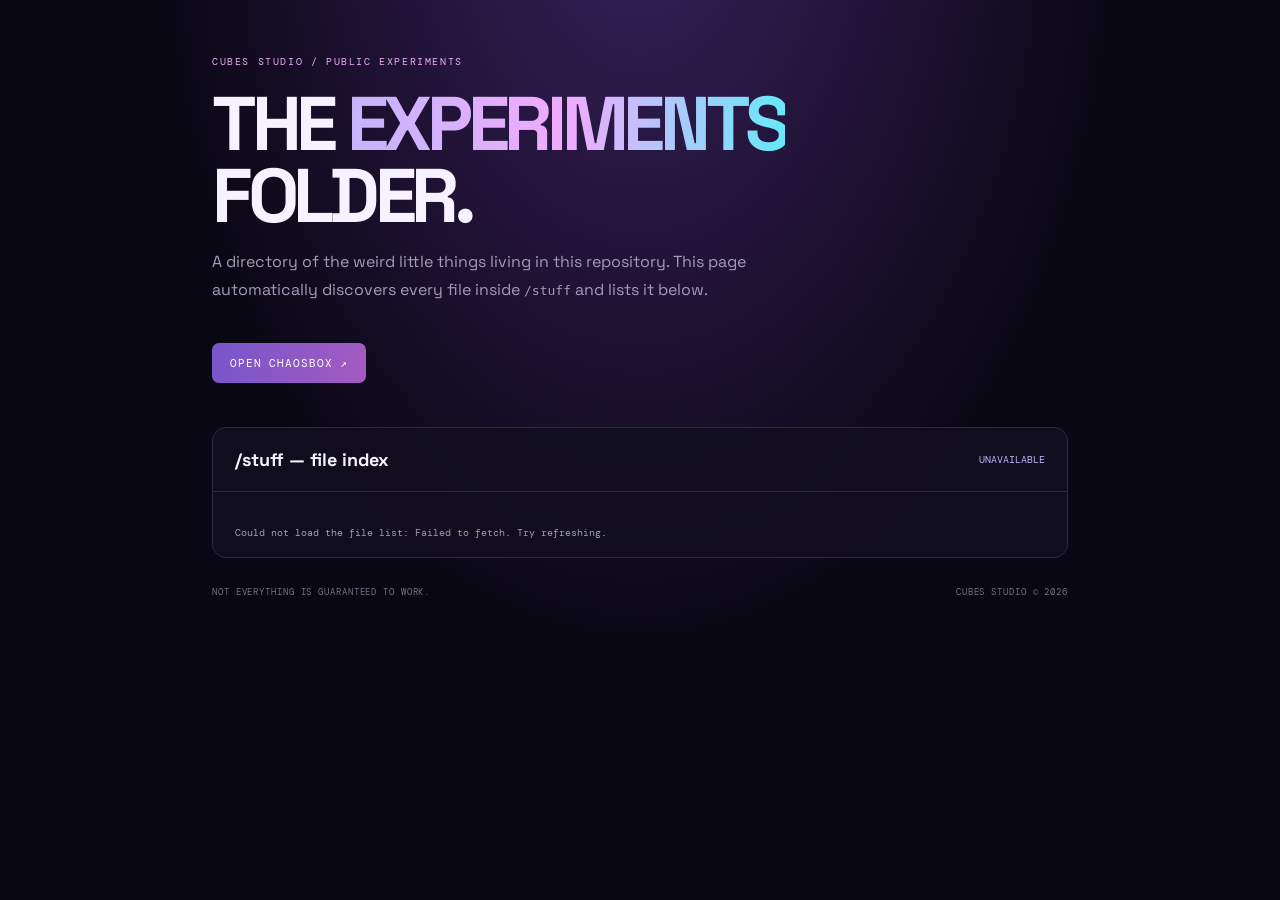
<file: index.html>
<!doctype html>
<html lang="en">
<head>
<meta charset="utf-8"><meta name="viewport" content="width=device-width,initial-scale=1"><meta name="theme-color" content="#090713">
<title>Experiments / Cubes Studio</title>
<style>
@import url('https://fonts.googleapis.com/css2?family=DM+Mono:wght@400;500&family=Space+Grotesk:wght@400;500;600;700&display=swap');
:root{color-scheme:dark;--bg:#090713;--panel:#151124;--line:#302844;--muted:#a49bb8;--purple:#c4b5fd;--pink:#f0abfc}
*{box-sizing:border-box}body{margin:0;min-height:100vh;background:radial-gradient(ellipse at 50% -15%,#39205c,transparent 55%),var(--bg);color:#f7f2ff;font-family:'Space Grotesk',sans-serif}.wrap{max-width:900px;margin:auto;padding:55px 22px 80px}.top{font:10px 'DM Mono',monospace;letter-spacing:.16em;color:var(--pink)}h1{font-size:clamp(43px,9vw,76px);letter-spacing:-.07em;line-height:.95;margin:20px 0 12px}.gradient{background:linear-gradient(90deg,#c4b5fd,#f0abfc,#67e8f9);background-clip:text;color:transparent}.intro{color:var(--muted);line-height:1.7;max-width:560px}.launch{display:inline-block;margin:24px 0 44px;padding:13px 18px;border-radius:7px;background:linear-gradient(100deg,#7755cb,#a35bc0);color:white;text-decoration:none;font:11px 'DM Mono',monospace;letter-spacing:.08em}.panel{border:1px solid var(--line);background:#120f20d9;border-radius:14px;overflow:hidden}.panel-head{padding:20px 22px;border-bottom:1px solid var(--line);display:flex;justify-content:space-between;align-items:center;gap:12px}.panel-head h2{font-size:18px;margin:0}.count{font:10px 'DM Mono',monospace;color:var(--purple)}#files{padding:8px 20px}.file{display:flex;justify-content:space-between;align-items:center;gap:15px;padding:14px 4px;border-bottom:1px solid #ffffff10;text-decoration:none;color:#eee8ff}.file:last-child{border:0}.file:hover{color:var(--pink)}.path{font:12px 'DM Mono',monospace;overflow-wrap:anywhere}.kind{font:9px 'DM Mono',monospace;color:#817895;white-space:nowrap}.status{padding:18px 22px;color:var(--muted);font:10px 'DM Mono',monospace}footer{margin-top:28px;color:#776f89;font:9px 'DM Mono',monospace;letter-spacing:.1em;display:flex;justify-content:space-between;gap:10px;flex-wrap:wrap}
</style></head>
<body><main class="wrap">
<div class="top">CUBES STUDIO / PUBLIC EXPERIMENTS</div>
<h1>THE <span class="gradient">EXPERIMENTS</span><br>FOLDER.</h1>
<p class="intro">A directory of the weird little things living in this repository. This page automatically discovers every file inside <code>/stuff</code> and lists it below.</p>
<a class="launch" href="./stuff/chaosbox/">OPEN CHAOSBOX ↗</a>
<section class="panel"><div class="panel-head"><h2> /stuff — file index</h2><span class="count" id="count">SCANNING...</span></div><div id="files"></div><div class="status" id="status">CONTACTING THE REPOSITORY...</div></section>
<footer><span>NOT EVERYTHING IS GUARANTEED TO WORK.</span><span>CUBES STUDIO © 2026</span></footer>
</main>
<script>
const owner='CubeHub-studio',repo='experiments',branch='main';
const list=document.getElementById('files'),status=document.getElementById('status'),count=document.getElementById('count');
function esc(s){return s.replace(/[&<>"']/g,c=>({'&':'&amp;','<':'&lt;','>':'&gt;','"':'&quot;',"'":'&#39;'}[c]))}
fetch('https://api.github.com/repos/'+owner+'/'+repo+'/git/trees/'+branch+'?recursive=1')
.then(r=>{if(!r.ok)throw Error('GitHub returned '+r.status);return r.json()})
.then(data=>{if(data.truncated)status.textContent='GitHub returned a partial tree; showing the files it provided.';const files=(data.tree||[]).filter(x=>x.type==='blob'&&x.path.startsWith('stuff/')).sort((a,b)=>a.path.localeCompare(b.path));count.textContent=files.length+' FILE'+(files.length===1?'':'S');if(!files.length){status.textContent='No files found inside /stuff yet.';return}list.innerHTML=files.map(f=>{const path=f.path.slice(6),ext=(path.split('.').pop()||'FILE').toUpperCase();return '<a class="file" href="./'+f.path.split('/').map(encodeURIComponent).join('/')+'"><span class="path">▤ '+esc(path)+'</span><span class="kind">'+esc(ext)+'</span></a>'}).join('');if(!data.truncated)status.textContent='LIVE DIRECTORY · '+files.length+' FILES DISCOVERED';})
.catch(err=>{count.textContent='UNAVAILABLE';status.textContent='Could not load the file list: '+err.message+'. Try refreshing.'});
</script></body></html>
</file>
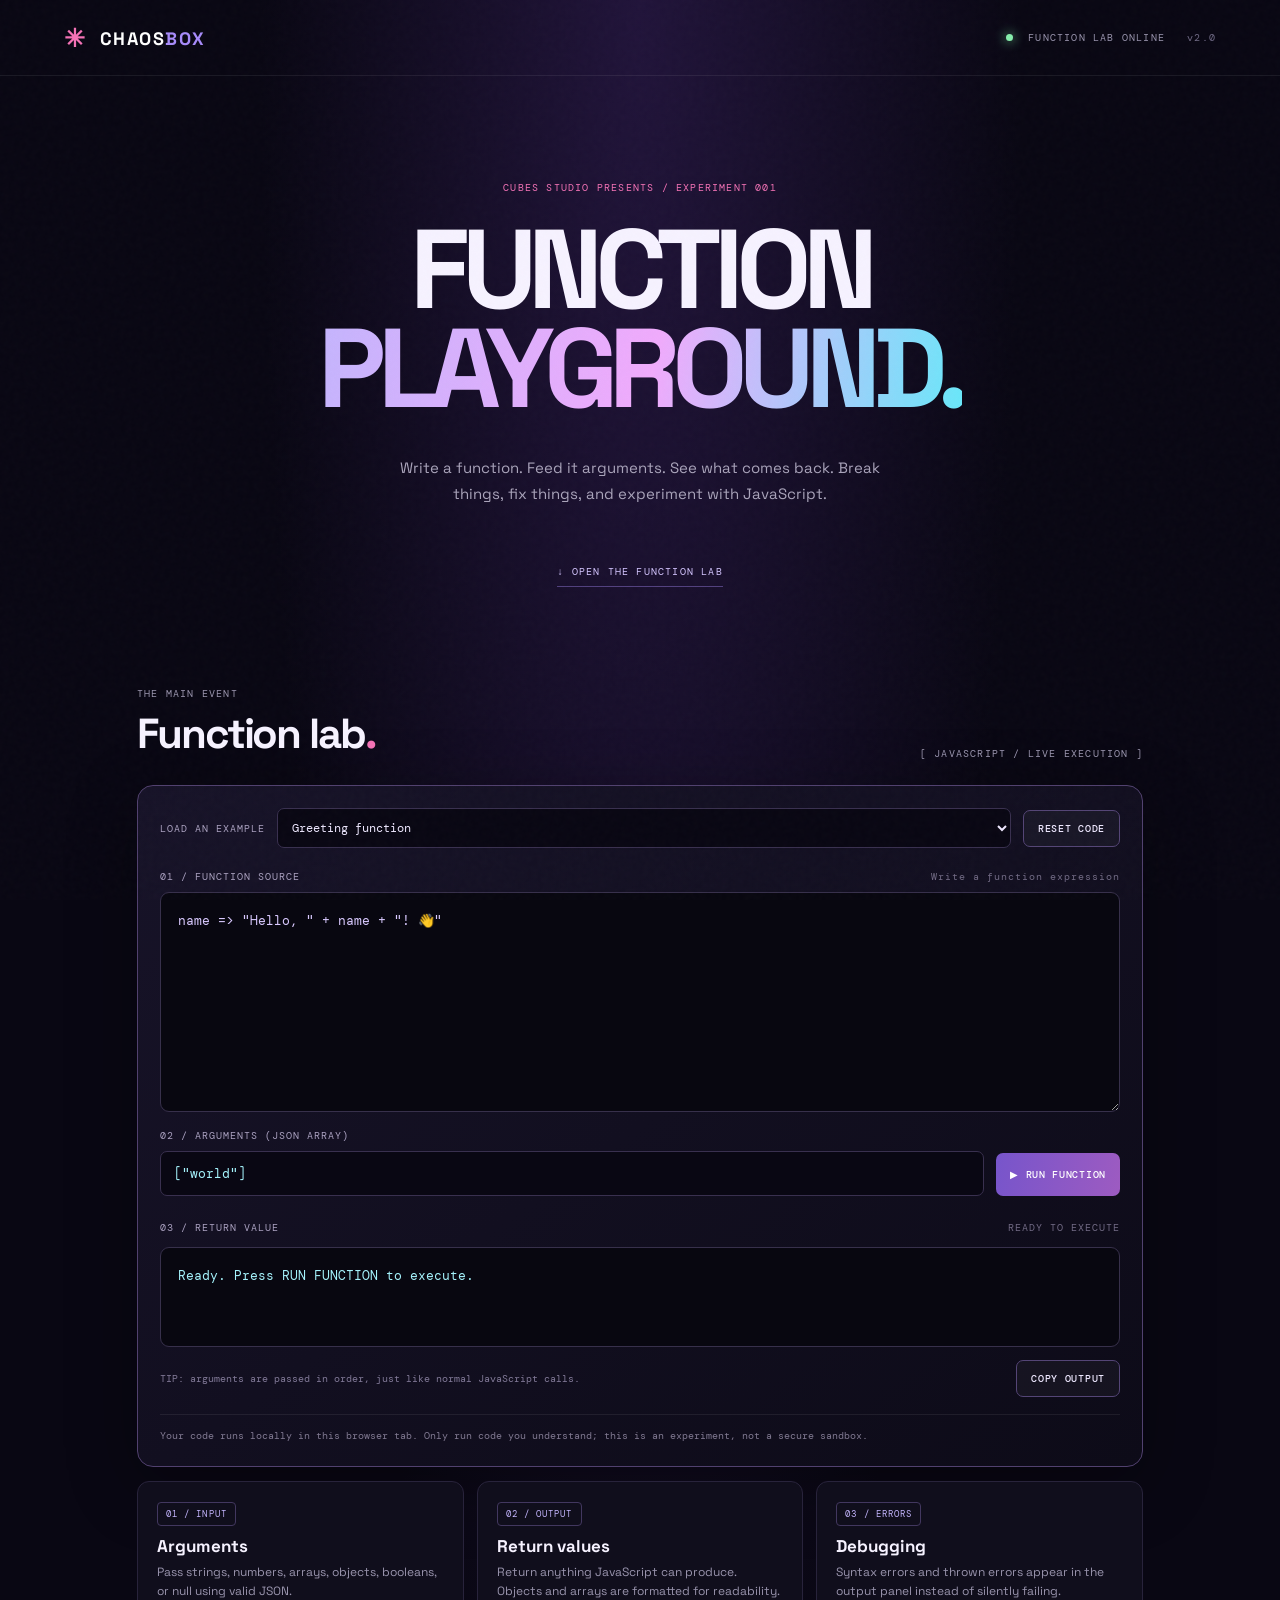
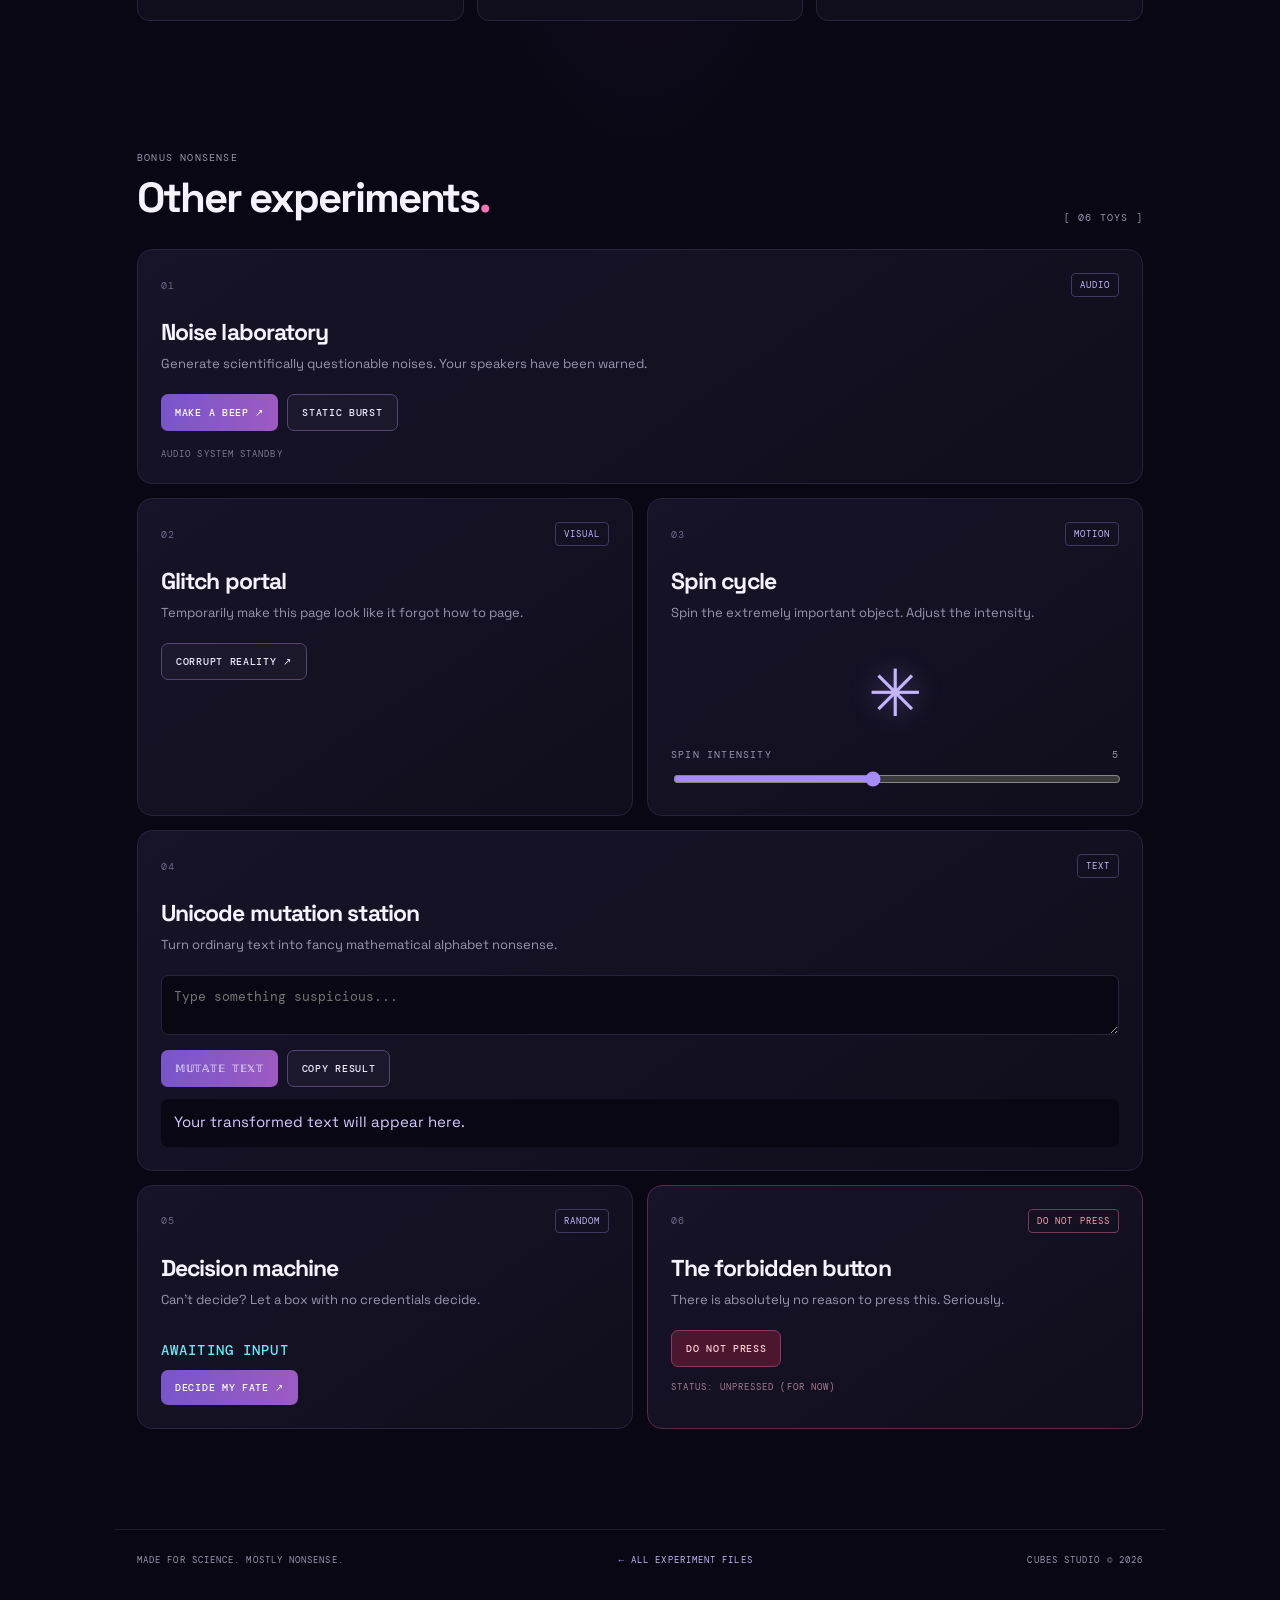
<file: stuff/chaosbox/index.html>
<!doctype html>
<html lang="en">
<head>
<meta charset="utf-8"><meta name="viewport" content="width=device-width,initial-scale=1"><meta name="theme-color" content="#090713">
<title>CHAOSBOX — JavaScript function playground</title><link rel="stylesheet" href="styles.css"><script src="app.js" defer></script>
</head>
<body>
<div class="noise" aria-hidden="true"></div>
<header class="topbar"><a class="brand" href="./"><span class="brand-mark">✳</span> CHAOS<span>BOX</span></a><div class="top-meta"><span class="live-dot"></span> FUNCTION LAB ONLINE <span class="version">v2.0</span></div></header>
<main>
<section class="hero"><div class="eyebrow">CUBES STUDIO PRESENTS / EXPERIMENT 001</div><h1>FUNCTION<br><span class="gradient-text">PLAYGROUND.</span></h1><p>Write a function. Feed it arguments. See what comes back. Break things, fix things, and experiment with JavaScript.</p><a class="scroll-cue" href="#function-lab">↓ OPEN THE FUNCTION LAB</a></section>
<section id="function-lab" class="section function-section">
<div class="section-heading"><div><div class="eyebrow">THE MAIN EVENT</div><h2>Function lab<span class="accent">.</span></h2></div><span class="section-count">[ JAVASCRIPT / LIVE EXECUTION ]</span></div>
<div class="lab-card">
<div class="lab-toolbar"><label for="exampleSelect">LOAD AN EXAMPLE</label><select id="exampleSelect"><option value="greet">Greeting function</option><option value="math">Math function</option><option value="factorial">Factorial (recursion)</option><option value="filter">Filter an array</option><option value="word">Word counter</option><option value="fibonacci">Fibonacci sequence</option><option value="async">Async function</option><option value="custom">Start from scratch</option></select><button class="button ghost" id="resetCode">RESET CODE</button></div>
<div class="editor-label"><span>01 / FUNCTION SOURCE</span><span>Write a function expression</span></div>
<textarea id="functionCode" class="code-editor" spellcheck="false" autocapitalize="off" autocomplete="off"></textarea>
<div class="args-row"><div class="args-field"><label for="functionArgs">02 / ARGUMENTS (JSON ARRAY)</label><input id="functionArgs" class="args-input" value='["world"]' spellcheck="false"></div><button class="button primary run-button" id="runFunction">▶ RUN FUNCTION</button></div>
<div class="editor-label output-heading"><span>03 / RETURN VALUE</span><span id="runStatus">READY TO EXECUTE</span></div>
<pre class="function-output" id="functionOutput" aria-live="polite">Your function's return value will appear here.</pre>
<div class="lab-foot"><span>TIP: arguments are passed in order, just like normal JavaScript calls.</span><button class="button ghost" id="copyOutput">COPY OUTPUT</button></div>
<div class="safety-note">Your code runs locally in this browser tab. Only run code you understand; this is an experiment, not a secure sandbox.</div>
</div>
<div class="concept-grid">
<article class="concept"><span class="tag">01 / INPUT</span><h3>Arguments</h3><p>Pass strings, numbers, arrays, objects, booleans, or null using valid JSON.</p></article>
<article class="concept"><span class="tag">02 / OUTPUT</span><h3>Return values</h3><p>Return anything JavaScript can produce. Objects and arrays are formatted for readability.</p></article>
<article class="concept"><span class="tag">03 / ERRORS</span><h3>Debugging</h3><p>Syntax errors and thrown errors appear in the output panel instead of silently failing.</p></article>
</div>
</section>
<section id="experiments" class="section extras-section"><div class="section-heading"><div><div class="eyebrow">BONUS NONSENSE</div><h2>Other experiments<span class="accent">.</span></h2></div><span class="section-count">[ 06 TOYS ]</span></div>
<div class="cards">
<article class="card card-wide"><div class="card-head"><span class="number">01</span><span class="tag">AUDIO</span></div><h3>Noise laboratory</h3><p>Generate scientifically questionable noises. Your speakers have been warned.</p><div class="sound-controls"><button class="button primary" id="beepBtn">MAKE A BEEP ↗</button><button class="button ghost" id="noiseBtn">STATIC BURST</button></div><div class="sound-readout" id="soundReadout">AUDIO SYSTEM STANDBY</div></article>
<article class="card"><div class="card-head"><span class="number">02</span><span class="tag">VISUAL</span></div><h3>Glitch portal</h3><p>Temporarily make this page look like it forgot how to page.</p><button class="button ghost" id="glitchBtn">CORRUPT REALITY ↗</button></article>
<article class="card"><div class="card-head"><span class="number">03</span><span class="tag">MOTION</span></div><h3>Spin cycle</h3><p>Spin the extremely important object. Adjust the intensity.</p><div class="spinner-wrap"><div class="spinner" id="spinner">✳</div></div><label class="range-label" for="spinRange">SPIN INTENSITY <output id="spinValue">5</output></label><input id="spinRange" type="range" min="1" max="10" value="5"></article>
<article class="card card-wide"><div class="card-head"><span class="number">04</span><span class="tag">TEXT</span></div><h3>Unicode mutation station</h3><p>Turn ordinary text into fancy mathematical alphabet nonsense.</p><textarea id="unicodeInput" rows="2" placeholder="Type something suspicious..."></textarea><div class="unicode-actions"><button class="button primary" id="convertBtn">𝕄𝕌𝕋𝔸𝕋𝔼 𝕋𝔼𝕏𝕋</button><button class="button ghost" id="copyBtn">COPY RESULT</button></div><div class="unicode-output" id="unicodeOutput" aria-live="polite">Your transformed text will appear here.</div></article>
<article class="card"><div class="card-head"><span class="number">05</span><span class="tag">RANDOM</span></div><h3>Decision machine</h3><p>Can't decide? Let a box with no credentials decide.</p><div class="decision" id="decision">AWAITING INPUT</div><button class="button primary" id="randomBtn">DECIDE MY FATE ↗</button></article>
<article class="card danger-card"><div class="card-head"><span class="number">06</span><span class="tag danger-tag">DO NOT PRESS</span></div><h3>The forbidden button</h3><p>There is absolutely no reason to press this. Seriously.</p><button class="button danger" id="forbiddenBtn">DO NOT PRESS</button><div class="forbidden-status" id="forbiddenStatus">STATUS: UNPRESSED (FOR NOW)</div></article>
</div></section>
<footer><span>MADE FOR SCIENCE. MOSTLY NONSENSE.</span><a href="../../">← ALL EXPERIMENT FILES</a><span>CUBES STUDIO © 2026</span></footer>
</main><div class="freeze-overlay" id="freezeOverlay" hidden role="alertdialog" aria-modal="true" aria-labelledby="freezeTitle"><div class="freeze-window"><div class="freeze-titlebar"><span>⚠ SYSTEM MESSAGE</span><span>×</span></div><div class="freeze-content"><div class="freeze-icon">:(</div><div><h2 id="freezeTitle">Goofy X64 Architecture has stopped responding.</h2><p>The page has entered an advanced state of goofiness.</p><p class="freeze-hint">Refresh the page to escape.</p></div></div><div class="freeze-footer"><span>GOOFY ERROR · 0x0000042</span></div></div></div><div class="toast" id="toast" role="status" aria-live="polite"></div>
</body></html>
</file>
<file: stuff/chaosbox/styles.css>
@import url('https://fonts.googleapis.com/css2?family=DM+Mono:wght@400;500&family=Space+Grotesk:wght@400;500;600;700&display=swap');
:root{color-scheme:dark;--bg:#090713;--panel:#121020;--line:#28233b;--muted:#9994ad;--text:#f6f2ff;--purple:#a78bfa;--pink:#f472b6;--cyan:#67e8f9}
*{box-sizing:border-box}html{scroll-behavior:smooth}body{margin:0;background:radial-gradient(ellipse at 50% 0%,#21143a 0,transparent 42%),var(--bg);color:var(--text);font-family:'Space Grotesk',sans-serif;min-height:100vh;overflow-x:hidden}.noise{pointer-events:none;position:fixed;inset:0;opacity:.035;z-index:5;background-image:url("data:image/svg+xml,%3Csvg viewBox='0 0 180 180' xmlns='http://www.w3.org/2000/svg'%3E%3Cfilter id='n'%3E%3CfeTurbulence type='fractalNoise' baseFrequency='.9' numOctaves='3' stitchTiles='stitch'/%3E%3C/filter%3E%3Crect width='100%25' height='100%25' filter='url(%23n)' opacity='.6'/%3E%3C/svg%3E")}.topbar{height:76px;border-bottom:1px solid #ffffff12;display:flex;align-items:center;justify-content:space-between;padding:0 max(5vw,22px);position:relative;z-index:2}.brand{font-weight:700;letter-spacing:.08em;color:white;text-decoration:none;font-size:18px}.brand span:last-child{color:var(--purple)}.brand-mark{color:var(--pink);font-size:25px;vertical-align:-2px;margin-right:7px}.top-meta,.eyebrow,.section-count,.number,.tag,.sound-readout,.range-label,.forbidden-status,footer,.scroll-cue{font-family:'DM Mono',monospace;font-size:10px;letter-spacing:.12em;color:var(--muted)}.live-dot{display:inline-block;width:7px;height:7px;background:#86efac;border-radius:50%;box-shadow:0 0 12px #86efac;margin-right:8px}.version{margin-left:15px;color:#6e6883}.hero{min-height:530px;padding:105px 22px 80px;text-align:center;display:flex;align-items:center;flex-direction:column}.hero .eyebrow{color:var(--pink)}h1{font-size:clamp(58px,10vw,112px);line-height:.88;letter-spacing:-.075em;margin:27px 0 22px;font-weight:700}.gradient-text{background:linear-gradient(100deg,#c4b5fd,#f0abfc 52%,#67e8f9);-webkit-background-clip:text;background-clip:text;color:transparent}.hero p{color:#aaa4bb;max-width:480px;line-height:1.7;font-size:15px}.scroll-cue{margin-top:44px;text-decoration:none;color:#d4c5ff;border-bottom:1px solid #a78bfa66;padding-bottom:8px}.section{max-width:1050px;margin:0 auto;padding:30px 22px 100px}.section-heading{display:flex;justify-content:space-between;align-items:end;margin-bottom:25px}.section-heading h2{font-size:clamp(28px,5vw,42px);margin:7px 0 0;letter-spacing:-.05em}.accent{color:var(--pink)}.cards{display:grid;grid-template-columns:repeat(2,minmax(0,1fr));gap:14px}.card{background:linear-gradient(145deg,#171328,#100e1c);border:1px solid var(--line);border-radius:15px;padding:23px;min-width:0;transition:border-color .2s,transform .2s;position:relative;overflow:hidden}.card:hover{border-color:#6e55a2;transform:translateY(-2px)}.card-wide{grid-column:span 2}.card-head{display:flex;justify-content:space-between;align-items:center}.number{color:#6e6688}.tag{border:1px solid #42375f;border-radius:4px;padding:5px 8px;color:#c4b5fd;font-size:9px}.card h3{font-size:23px;margin:20px 0 7px;letter-spacing:-.04em}.card p{color:var(--muted);font-size:13px;line-height:1.6;margin:0 0 19px}.button{border:1px solid #544576;background:transparent;color:#eee8ff;border-radius:7px;padding:11px 14px;font:500 10px 'DM Mono',monospace;letter-spacing:.07em;cursor:pointer;transition:.18s}.button:hover{transform:translateY(-2px);filter:brightness(1.2)}.primary{background:linear-gradient(100deg,#7755cb,#9d5bc1);border:0;color:white}.primary span{margin-left:15px}.ghost{background:#ffffff08}.sound-controls,.unicode-actions{display:flex;gap:9px;flex-wrap:wrap}.sound-readout{margin-top:17px;color:#7d7692;font-size:9px}.spinner-wrap{height:100px;display:grid;place-items:center}.spinner{font-size:65px;color:#c4b5fd;text-shadow:0 0 28px #a78bfa77;display:inline-block;transform-origin:center}.range-label{display:flex;justify-content:space-between;margin:5px 0 8px}input[type=range]{width:100%;accent-color:#a78bfa}textarea{width:100%;resize:vertical;background:#090713;border:1px solid var(--line);border-radius:7px;padding:12px;color:white;font:13px 'DM Mono',monospace;margin-bottom:10px;outline:none}textarea:focus{border-color:var(--purple)}.unicode-output{margin-top:12px;padding:13px;border-radius:7px;background:#090713;color:#d8caff;min-height:48px;overflow-wrap:anywhere;font-size:15px}.decision{font:500 14px 'DM Mono',monospace;color:var(--cyan);min-height:40px;display:flex;align-items:center;letter-spacing:.08em}.danger-card{border-color:#572b4b}.danger-tag{color:#fda4af;border-color:#743c57}.danger{background:#4c172e;border-color:#873b61;color:#fecdd3}.forbidden-status{font-size:9px;margin-top:14px;color:#a77c90}.toast{position:fixed;bottom:22px;left:50%;transform:translate(-50%,20px);background:#eee8ff;color:#171020;padding:12px 18px;border-radius:8px;font:11px 'DM Mono',monospace;opacity:0;pointer-events:none;transition:.25s;z-index:10;max-width:90%;text-align:center}.toast.show{opacity:1;transform:translate(-50%,0)}body.glitch{animation:glitch .15s steps(2) 8}body.glitch main{filter:hue-rotate(130deg) contrast(1.3)}@keyframes glitch{0%{transform:translate(0)}25%{transform:translate(3px,-2px)}50%{transform:translate(-3px,2px)}75%{transform:translate(2px,1px)}100%{transform:translate(0)}}body.party{background:radial-gradient(ellipse at center,#3d174f,#090713 70%)}footer{border-top:1px solid #ffffff16;max-width:1050px;margin:0 auto;padding:24px 22px 35px;display:flex;justify-content:space-between;gap:15px;flex-wrap:wrap;font-size:9px}footer a{color:#c4b5fd;text-decoration:none}
@media(max-width:650px){.top-meta{font-size:8px}.hero{min-height:460px;padding-top:90px}.cards{grid-template-columns:1fr}.card-wide{grid-column:span 1}.section-heading{align-items:start;gap:12px;flex-direction:column}.section-count{font-size:9px}footer{flex-direction:column;gap:10px}.topbar{height:65px}}
@media(prefers-reduced-motion:reduce){*,*::before,*::after{scroll-behavior:auto!important;transition:none!important;animation:none!important}}
.function-section{padding-top:20px}.lab-card{background:linear-gradient(145deg,#171328,#0d0b18);border:1px solid #51416f;border-radius:16px;padding:22px;box-shadow:0 18px 70px #0005}.lab-toolbar{display:flex;align-items:center;gap:12px;flex-wrap:wrap;margin-bottom:22px}.lab-toolbar label,.editor-label,.args-field label{font:10px 'DM Mono',monospace;letter-spacing:.1em;color:#aaa1c0}.lab-toolbar select{flex:1;min-width:180px;background:#090713;border:1px solid #39304f;color:#eee8ff;padding:10px;border-radius:7px;font:12px 'DM Mono',monospace}.editor-label{display:flex;justify-content:space-between;gap:12px;margin:15px 0 9px}.editor-label span:last-child{color:#716a84}.code-editor{display:block;width:100%;min-height:220px;resize:vertical;background:#080710;border:1px solid #37304b;border-radius:9px;padding:17px;color:#d9c9ff;font:13px/1.65 'DM Mono',monospace;tab-size:2;white-space:pre;overflow:auto;outline:none}.code-editor:focus,.args-input:focus{border-color:#a78bfa;box-shadow:0 0 0 2px #a78bfa20}.args-row{display:flex;align-items:end;gap:12px;margin-top:17px}.args-field{flex:1;min-width:0}.args-field label{display:block;margin-bottom:9px}.args-input{width:100%;background:#090713;border:1px solid #39304f;color:#a5f3fc;border-radius:7px;padding:13px;font:13px 'DM Mono',monospace;outline:none}.run-button{min-height:43px;white-space:nowrap}.output-heading{margin-top:25px}.function-output{min-height:100px;max-height:340px;overflow:auto;white-space:pre-wrap;overflow-wrap:anywhere;background:#080710;border:1px solid #37304b;border-radius:9px;padding:17px;color:#a5f3fc;font:13px/1.65 'DM Mono',monospace}.lab-foot{display:flex;justify-content:space-between;align-items:center;gap:12px;flex-wrap:wrap;margin-top:12px;color:#827a98;font:10px 'DM Mono',monospace}.safety-note{margin-top:17px;padding-top:13px;border-top:1px solid #ffffff12;color:#807991;font:10px/1.6 'DM Mono',monospace}.concept-grid{display:grid;grid-template-columns:repeat(3,minmax(0,1fr));gap:13px;margin-top:14px}.concept{padding:19px;background:#100e1c;border:1px solid var(--line);border-radius:12px}.concept h3{font-size:17px;margin:13px 0 6px}.concept p{font-size:12px;line-height:1.6;color:var(--muted);margin:0}.extras-section{padding-top:30px}.button:disabled{opacity:.5;cursor:wait;transform:none}
@media(max-width:650px){.lab-card{padding:15px}.args-row{align-items:stretch;flex-direction:column}.run-button{width:100%}.concept-grid{grid-template-columns:1fr}.editor-label{font-size:9px}.code-editor{min-height:190px;font-size:12px}}

.freeze-overlay{position:fixed;inset:0;z-index:9999;background:rgba(3,2,9,.88);backdrop-filter:blur(7px);display:grid;place-items:center;padding:20px;cursor:not-allowed}.freeze-overlay[hidden]{display:none}.freeze-window{width:min(520px,100%);background:#e9e9ed;color:#20202a;border:1px solid #fff;border-radius:8px;box-shadow:0 25px 100px #000b;font-family:Arial,sans-serif;cursor:default}.freeze-titlebar{height:42px;background:linear-gradient(100deg,#30234d,#594078);color:#fff;display:flex;align-items:center;justify-content:space-between;padding:0 15px;font-size:12px;font-weight:700;letter-spacing:.04em;border-radius:7px 7px 0 0}.freeze-titlebar span:last-child{font-size:22px;font-weight:400;opacity:.8}.freeze-content{display:flex;gap:18px;align-items:flex-start;padding:30px 25px 24px}.freeze-icon{font-size:43px;color:#6b527d;font-weight:700}.freeze-content h2{font-size:20px;line-height:1.3;margin:0 0 12px;color:#24212b;letter-spacing:-.02em}.freeze-content p{font-size:13px;line-height:1.5;color:#55515d;margin:7px 0}.freeze-content .freeze-hint{font-weight:700;color:#33264b;margin-top:18px}.freeze-footer{border-top:1px solid #d0cdd5;padding:11px 16px;color:#77717e;font:10px 'DM Mono',monospace;letter-spacing:.06em}
</file>
